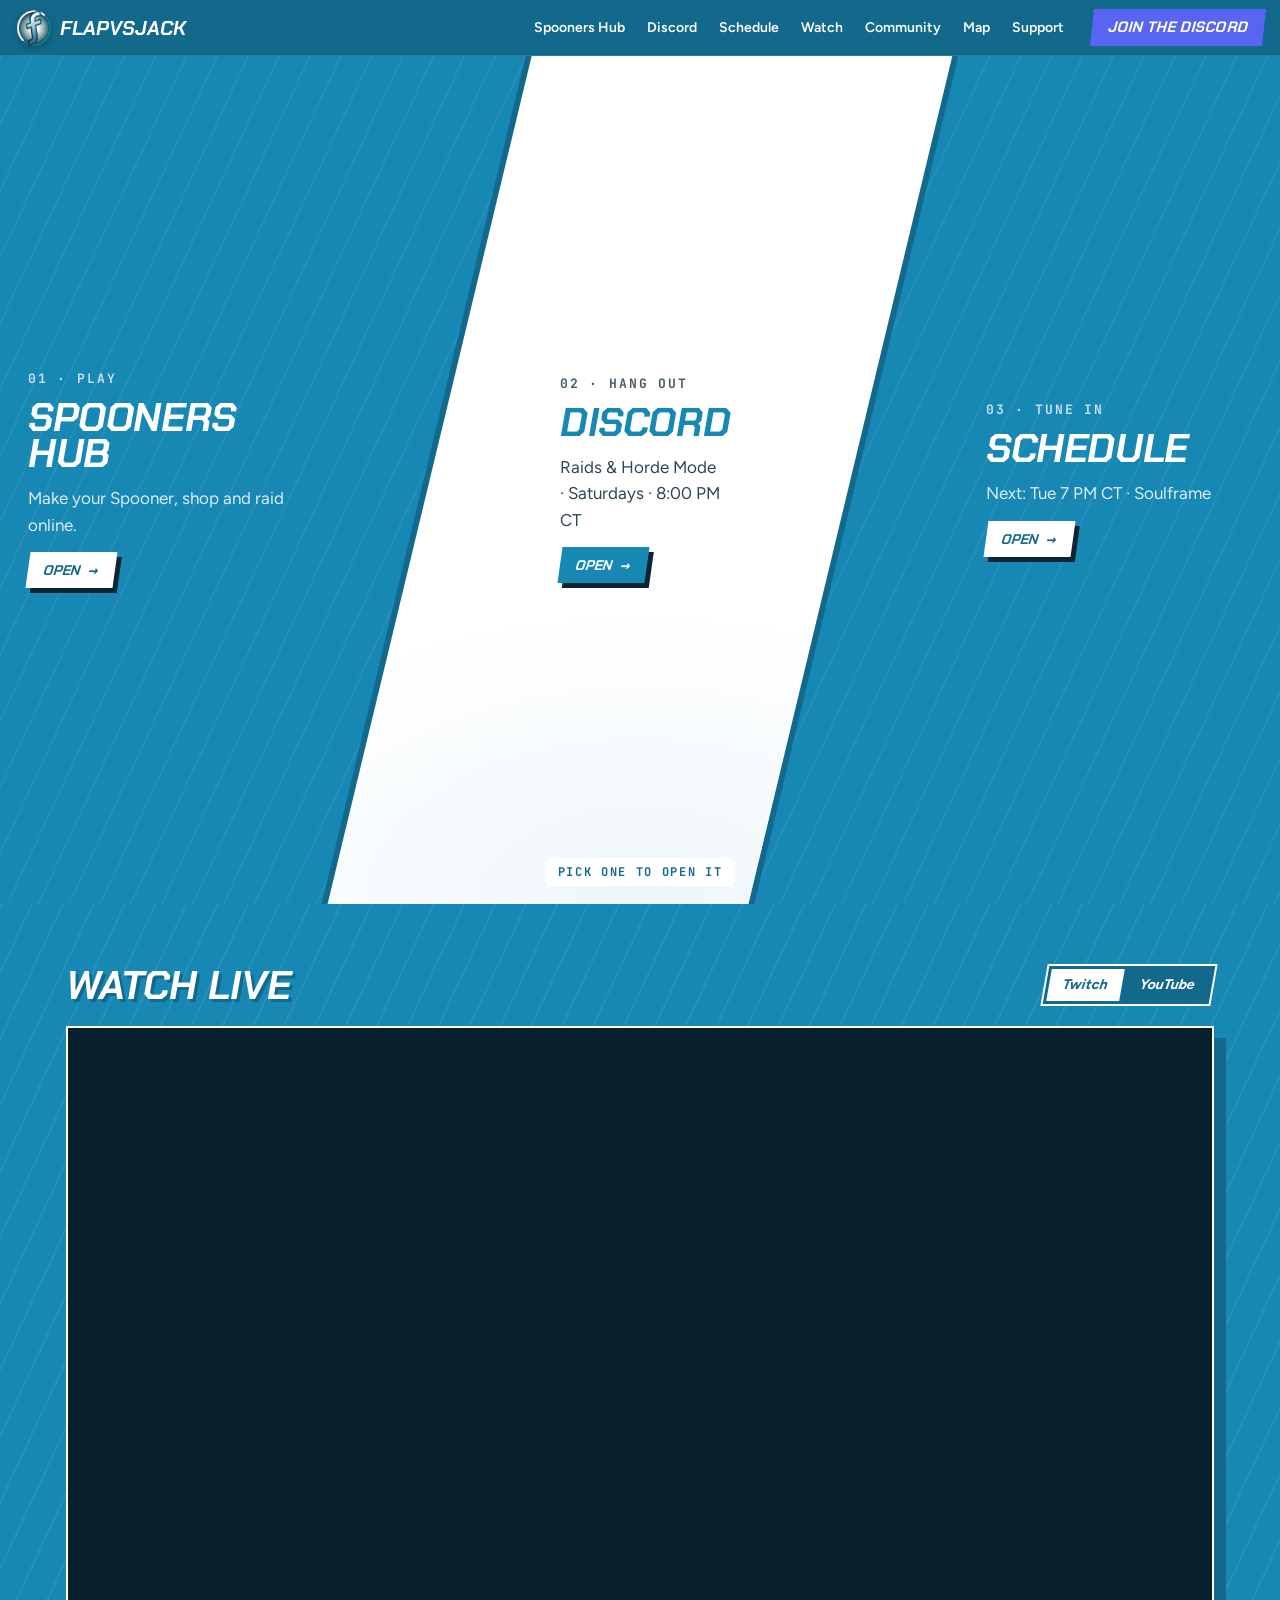
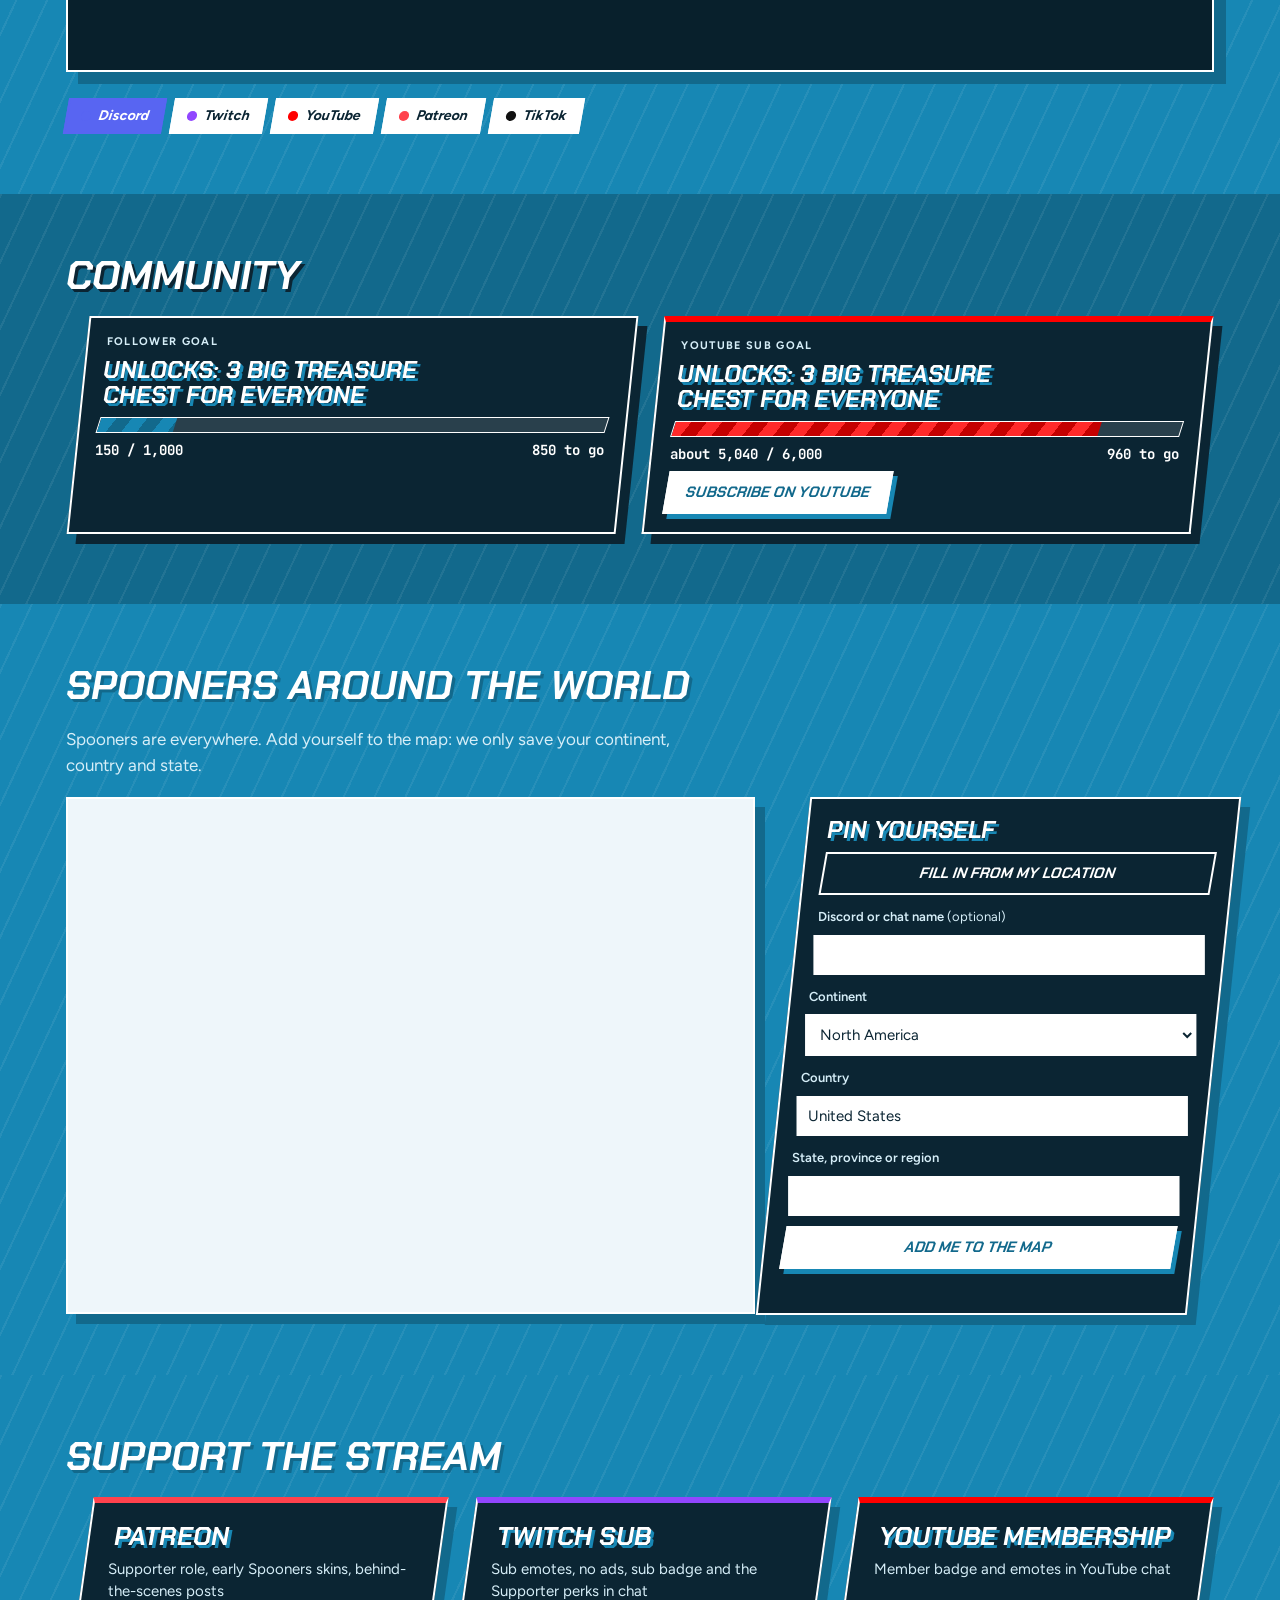
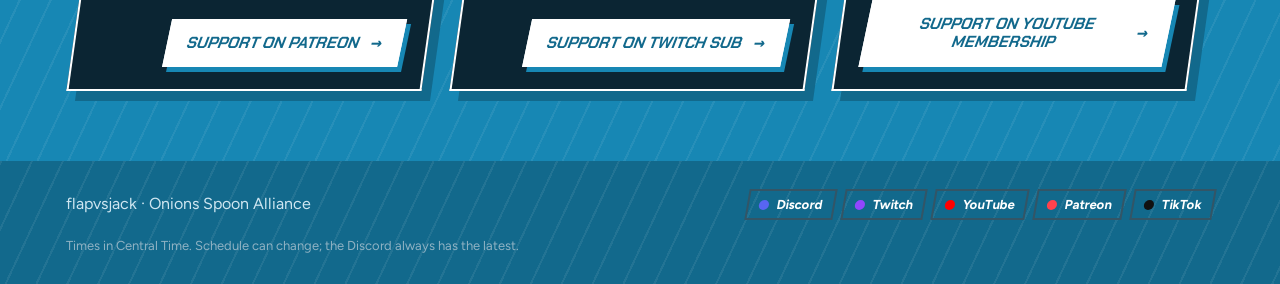
<file: index.html>
<!doctype html>
<html lang="en">
<head>
<meta charset="utf-8">
<meta name="viewport" content="width=device-width,initial-scale=1,viewport-fit=cover">
<title>flapvsjack · OnionS Spoon Alliance</title>
<meta name="description" content="The Spooners hub, Discord raids and the stream schedule of flapvsjack. Live on Twitch and YouTube.">
<meta property="og:title" content="flapvsjack · OnionS Spoon Alliance">
<meta property="og:description" content="Spooners hub, Discord raids and the stream schedule.">
<meta property="og:type" content="website">
<meta property="og:url" content="https://flapvsjack.github.io/">
<meta property="og:image" content="https://flapvsjack.github.io/assets/raid-card-chad.jpg"><!-- link previews (Discord, X) need the full address -->
<meta name="twitter:card" content="summary_large_image">
<meta name="theme-color" content="#1787b4">
<link rel="icon" type="image/png" href="assets/favicon.png">
<link rel="apple-touch-icon" href="assets/logo.png">
<link rel="preconnect" href="https://fonts.googleapis.com">
<link rel="preconnect" href="https://fonts.gstatic.com" crossorigin>
<link rel="stylesheet" href="https://fonts.googleapis.com/css2?family=Chakra+Petch:ital,wght@0,600;0,700;1,700&family=Figtree:wght@400;500;600;700&family=JetBrains+Mono:wght@500;700&display=swap">
<link rel="stylesheet" href="style.css?v=5f539efe">
</head>
<body>
<a class="skip" href="#main">Skip to content</a>

<header class="topbar">
  <div class="topbar-in">
    <a class="brand" href="#top"><img class="brand-logo" src="assets/logo.png" alt="" width="36" height="36"><span id="brandName">flapvsjack</span></a>
    <nav class="mainnav" aria-label="Sections">
      <a href="#hub" data-open="hub">Spooners Hub</a>
      <a href="#discord" data-open="discord">Discord</a>
      <a href="#schedule" data-open="schedule">Schedule</a>
      <a href="#watch">Watch</a>
      <a href="#community">Community</a>
      <a href="#map">Map</a>
      <a href="#support">Support</a>
    </nav>
    <a class="btn btn-discord" id="topDiscord" href="#" target="_blank" rel="noopener">Join the Discord</a>
  </div>
</header>

<div class="livebar" id="liveBanner" hidden role="status"></div>

<main id="main">
  <!-- THE THREE MAIN ATTRACTIONS: slanted panels; the one you pick opens, the lines slide -->
  <section class="stage3" id="top" aria-label="Spooners Hub, Discord and Schedule">

    <article class="p3 p3-hub" id="hub" data-key="hub">
      <button class="p3-head" type="button" aria-expanded="false" aria-controls="hub-body">
        <span class="p3-kick">01 · Play</span><span class="p3-title">Spooners <br>Hub</span>
        <span class="p3-teaser" id="hubTeaser">Make your Spooner, shop and raid online.</span>
        <span class="p3-cta">Open</span>
      </button>
      <div class="p3-body" id="hub-body">
        <div class="p3-scroll">
          <div class="hubtop">
            <span class="pill" id="spStatus">In development</span>
            <p class="hubsub" id="spBlurb"></p>
            <a class="hubbtn" href="hub.html"><span>Open the Spooners Hub</span><b aria-hidden="true">→</b></a>
          </div>
          <!-- a mini Spooners Hub: same menu, Spooner and info card as hub.html -->
          <div class="hgame">
            <nav class="hmenu" id="hMenu" aria-label="Spooners Hub menu"></nav>
            <div class="hstage">
              <div class="hglow" aria-hidden="true"></div><div class="hring" aria-hidden="true"></div>
              <div class="stage" id="spStage"></div>
              <div class="hplate"><div class="n" id="hPlateName">GUEST</div><div class="r">SIGN IN AT THE HUB</div></div>
              <div class="creator-ctl hctl" aria-label="Try a look">
                <div class="ctl"><span class="label">Colour</span><div class="swatches" id="spColors"></div></div>
                <div class="ctl"><span class="label">Hat</span><div class="chips" id="spHats"></div></div>
                <div class="ctl"><span class="label">Name</span><input id="spName" maxlength="16" placeholder="Your name" autocomplete="off"></div>
              </div>
            </div>
            <section class="hdetail" aria-live="polite"><div class="hcard" id="hDetail"></div></section>
          </div>
          <ul class="features" id="spFeatures" hidden></ul>
          <div class="shop">
            <div class="shop-h"><h3>Spoon shop</h3><span class="pill pill-soft">Open now</span></div>
            <a class="shopcard" href="hub.html#shop">
              <span class="sc-coin" aria-hidden="true">🪙</span>
              <span class="sc-txt"><b>Spend your raid coins</b><span>Beat a raid boss and everyone gets 3 big chests of coins. Buy colours, add-ons and companions in the Hub, then level them up to raise your Aura.</span></span>
              <span class="sc-go">Shop in the Hub →</span>
            </a>
            <div class="shopgrid" id="shopGrid" hidden></div>
          </div>
        </div>
      </div>
    </article>

    <article class="p3 p3-discord" id="discord" data-key="discord">
      <button class="p3-head" type="button" aria-expanded="false" aria-controls="discord-body">
        <span class="p3-kick">02 · Hang out</span><span class="p3-title">Discord</span>
        <span class="p3-teaser" id="dcTeaser">Raids, Horde Mode and the OnionS Spoon Alliance.</span>
        <span class="p3-cta">Open</span>
      </button>
      <div class="p3-body" id="discord-body">
        <div class="p3-scroll">
          <div class="dc-top">
            <div>
              <p class="kicker light" id="dcServer">OnionS Spoon Alliance</p>
              <h2>Discord</h2>
              <p class="lead light" id="dcLead">Chat between streams, get pinged when we go live, and play the raid with your Spooner.</p>
              <div class="row">
                <a class="btn btn-white" id="dcJoin" href="#" target="_blank" rel="noopener">Join the Discord</a>
                <a class="btn btn-outline-w" href="#map" id="dcMapLink">Pin yourself on the map</a>
              </div>
            </div>
            <div class="dc-live" id="dcLive" hidden></div>
          </div>
          <div class="raid-h"><h3>Raids &amp; Horde Mode</h3><span class="raidwhen" id="raidWhen"></span></div>
          <div class="raidgrid" id="raidModes"></div>
          <p class="raidhow" id="raidHow"></p>
        </div>
      </div>
    </article>

    <article class="p3 p3-sched" id="schedule" data-key="schedule">
      <button class="p3-head" type="button" aria-expanded="false" aria-controls="schedule-body">
        <span class="p3-kick">03 · Tune in</span><span class="p3-title">Schedule</span>
        <span class="p3-teaser" id="schedTeaser">Next stream</span>
        <span class="p3-cta">Open</span>
      </button>
      <div class="p3-body" id="schedule-body">
        <div class="p3-scroll">
          <div class="sched-top">
            <div class="nextcard" id="nextCard"></div>
            <div class="sched-side">
              <h2>Schedule</h2>
              <div class="tabs" role="tablist" aria-label="Schedule views">
                <button role="tab" id="stab-week" aria-selected="true" data-view="week">This week</button>
                <button role="tab" id="stab-games" aria-selected="false" data-view="games">Game lineup</button>
                <button role="tab" id="stab-patreon" aria-selected="false" data-view="patreon">Patreon</button>
              </div>
              <button class="btn btn-a" id="icsBtn" type="button">Add to my calendar</button>
              <p class="small" id="tzNote"></p>
            </div>
          </div>
          <p class="weeknote" id="weekNote" hidden></p>
          <div id="view-week">
            <div class="viewtoggle" role="group" aria-label="Show the week as">
              <button type="button" data-mode="cascade" aria-pressed="true">Windows</button>
              <button type="button" data-mode="grid" aria-pressed="false">Week grid</button>
            </div>
            <div class="cascade" id="cascade"></div>
            <p class="offdays" id="offDays"></p>
            <div class="week" id="week" hidden></div>
            <div class="legend"><span><b class="lg ok"></b>Confirmed</span><span><b class="lg maybe"></b>Maybe</span><span><b class="lg off"></b>Cancelled</span></div>
          </div>
          <div id="view-games" hidden><div class="shelves" id="shelves"></div></div>
          <div id="view-patreon" hidden><div id="patreonView"></div></div>
        </div>
      </div>
    </article>

    <div class="p3-hint" id="p3Hint" aria-hidden="true">Pick one to open it</div>
  </section>

  <!-- BELOW THE FOLD -->
  <section class="band band-a" id="news" hidden>
    <div class="in">
      <div class="sec-h"><h2>News</h2><span class="small">New streams post themselves from the Discord.</span></div>
      <div class="newsgrid" id="newsGrid"></div>
    </div>
  </section>

  <section class="band" id="watch">
    <div class="in">
      <div class="sec-h"><h2>Watch live</h2>
        <div class="tabs" role="tablist" aria-label="Platform">
          <button role="tab" id="tab-tw" aria-selected="true" data-player="twitch">Twitch</button>
          <button role="tab" id="tab-yt" aria-selected="false" data-player="youtube">YouTube</button>
        </div>
      </div>
      <div class="player" id="player"></div>
      <div class="linkrow" id="heroLinks"></div>
    </div>
  </section>

  <section class="band band-b" id="community">
    <div class="in">
      <div class="sec-h"><h2>Community</h2></div>
      <div class="commgrid">
        <div class="card" id="goalCard"></div>
        <div class="card yt-goal" id="ytGoalCard" hidden></div>
        <div class="card" id="shoutCard"></div>
      </div>
      <div id="clipsWrap">
        <h3 class="h3">Clips &amp; VODs</h3>
        <div class="clips" id="clips"></div>
      </div>
      <div id="galleryWrap" hidden>
        <h3 class="h3">Videos &amp; pictures</h3>
        <div class="gallery" id="gallery"></div>
      </div>
    </div>
  </section>

  <section class="band" id="map">
    <div class="in">
      <div class="sec-h"><h2>Spooners around the world</h2></div>
      <p class="lead" id="mapBlurb"></p>
      <div class="mapgrid">
        <div class="mapframe" id="mapFrame"></div>
        <form class="card pinform" id="pinForm" novalidate>
          <h3>Pin yourself</h3>
          <button class="btn btn-ghost" type="button" id="pinLocate">Fill in from my location</button>
          <label for="pinName">Discord or chat name <span class="opt">(optional)</span></label>
          <input id="pinName" maxlength="40" autocomplete="nickname">
          <label for="pinContinent">Continent</label>
          <select id="pinContinent" required></select>
          <label for="pinCountry">Country</label>
          <input id="pinCountry" list="countryList" required autocomplete="country-name">
          <datalist id="countryList"></datalist>
          <label for="pinState">State, province or region</label>
          <input id="pinState" autocomplete="address-level1">
          <button class="btn btn-a" type="submit" id="pinSubmit">Add me to the map</button>
          <p class="formmsg" id="pinMsg" role="status"></p>
        </form>
      </div>
      <div class="tally" id="tally" hidden></div>
    </div>
  </section>

  <section class="band band-a" id="support">
    <div class="in">
      <div class="sec-h"><h2>Support the stream</h2></div>
      <div class="supportgrid" id="supportGrid"></div>
    </div>
  </section>
</main>

<footer class="foot">
  <div class="in foot-in">
    <span id="footName">flapvsjack</span>
    <div class="linkrow small-links" id="footLinks"></div>
    <span class="small">Times in Central Time. Schedule can change; the Discord always has the latest.</span>
  </div>
</footer>

<script src="app.js?v=8ed3e4ee"></script>
</body>
</html>
</file>
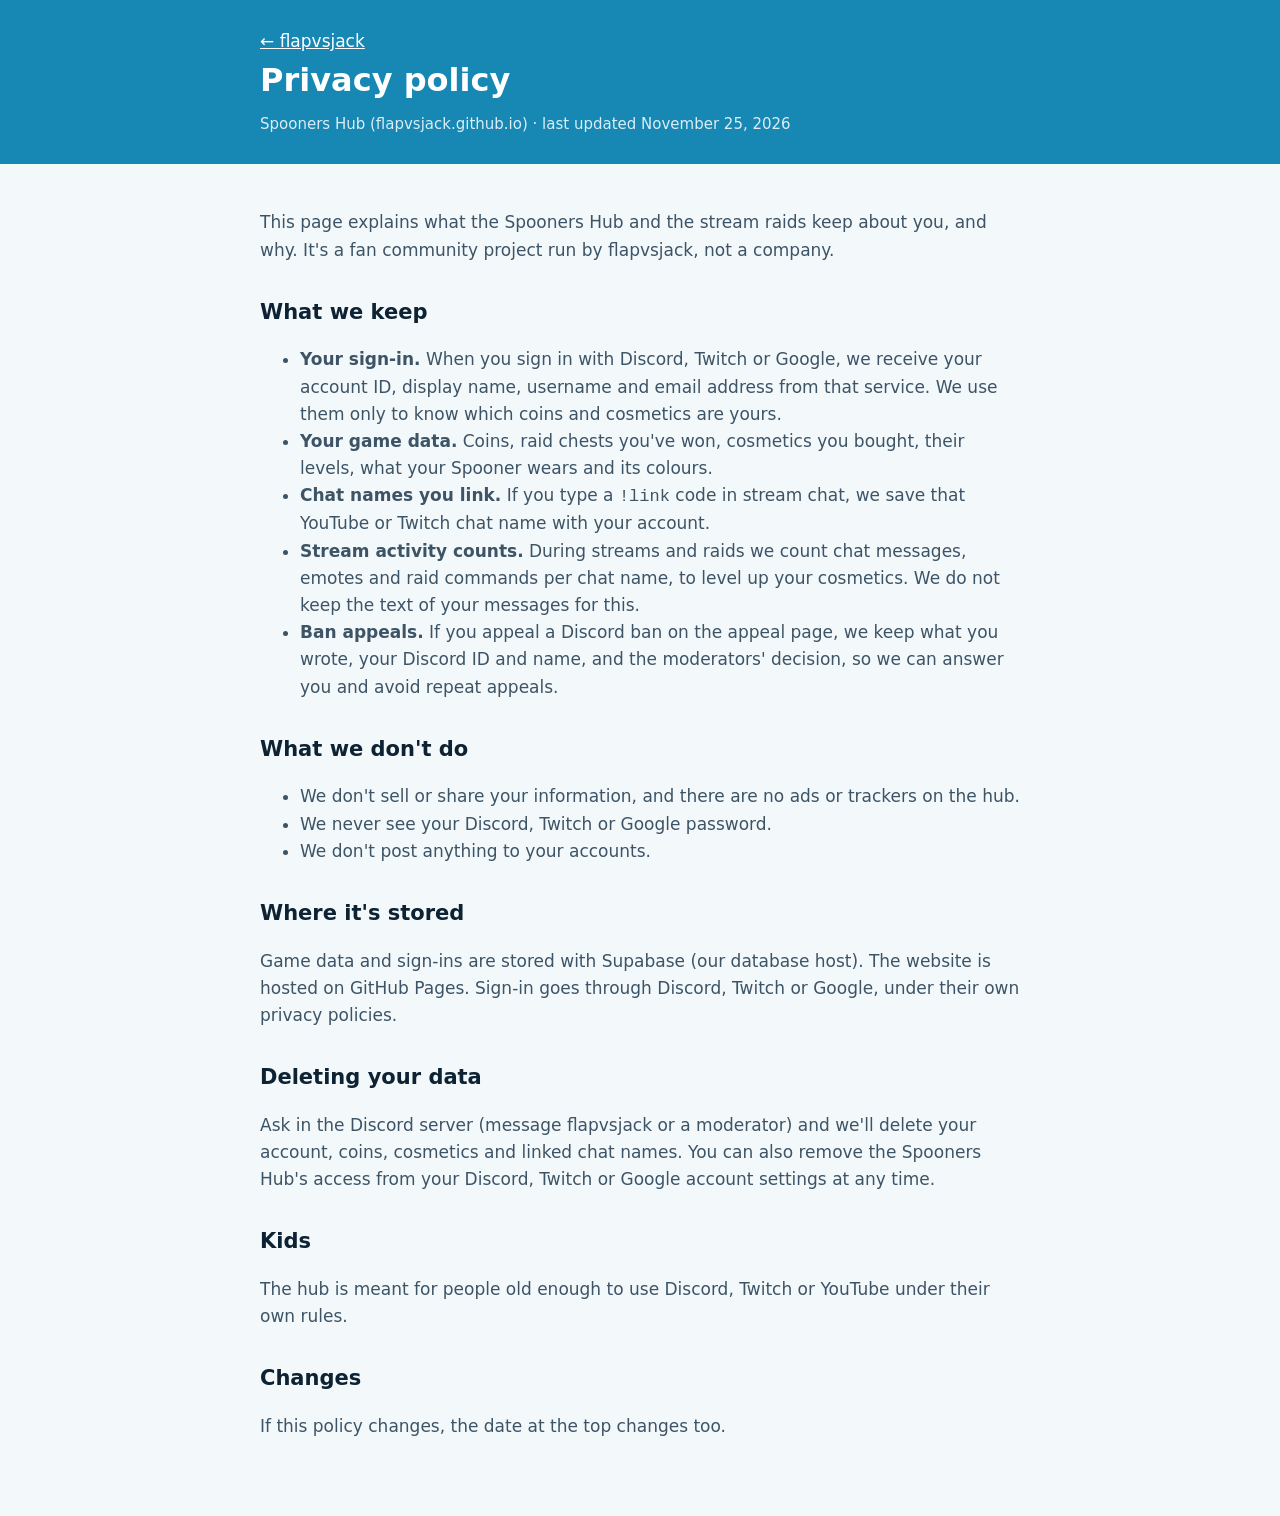
<file: privacy.html>
<!doctype html>
<html lang="en">
<head>
<meta charset="utf-8">
<meta name="viewport" content="width=device-width,initial-scale=1">
<title>Privacy · Spooners Hub</title>
<link rel="icon" type="image/png" href="assets/favicon.png">
<style>
  :root { --a:#1787b4; --ink:#0d2233; --muted:#3d5466; --bg:#f3f8fb; }
  body { margin:0; font:17px/1.6 system-ui, -apple-system, "Segoe UI", sans-serif; color:var(--ink); background:var(--bg); }
  header { background:var(--a); color:#fff; padding:28px 20px; }
  header a { color:#fff; }
  main { max-width:760px; margin:0 auto; padding:28px 20px 60px; }
  h1 { margin:0; font-size:32px; } h2 { font-size:21px; margin:32px 0 6px; }
  p, li { color:var(--muted); } a { color:#0f6a8f; }
  .upd { opacity:.85; margin-top:6px; font-size:15px; }
</style>
</head>
<body>
<header><div style="max-width:760px;margin:0 auto">
  <a href="./">← flapvsjack</a>
  <h1>Privacy policy</h1>
  <div class="upd">Spooners Hub (flapvsjack.github.io) · last updated November 25, 2026</div>
</div></header>
<main>
  <p>This page explains what the Spooners Hub and the stream raids keep about you, and why. It's a fan community project run by flapvsjack, not a company.</p>

  <h2>What we keep</h2>
  <ul>
    <li><b>Your sign-in.</b> When you sign in with Discord, Twitch or Google, we receive your account ID, display name, username and email address from that service. We use them only to know which coins and cosmetics are yours.</li>
    <li><b>Your game data.</b> Coins, raid chests you've won, cosmetics you bought, their levels, what your Spooner wears and its colours.</li>
    <li><b>Chat names you link.</b> If you type a <code>!link</code> code in stream chat, we save that YouTube or Twitch chat name with your account.</li>
    <li><b>Stream activity counts.</b> During streams and raids we count chat messages, emotes and raid commands per chat name, to level up your cosmetics. We do not keep the text of your messages for this.</li>
    <li><b>Ban appeals.</b> If you appeal a Discord ban on the appeal page, we keep what you wrote, your Discord ID and name, and the moderators' decision, so we can answer you and avoid repeat appeals.</li>
  </ul>

  <h2>What we don't do</h2>
  <ul>
    <li>We don't sell or share your information, and there are no ads or trackers on the hub.</li>
    <li>We never see your Discord, Twitch or Google password.</li>
    <li>We don't post anything to your accounts.</li>
  </ul>

  <h2>Where it's stored</h2>
  <p>Game data and sign-ins are stored with Supabase (our database host). The website is hosted on GitHub Pages. Sign-in goes through Discord, Twitch or Google, under their own privacy policies.</p>

  <h2>Deleting your data</h2>
  <p>Ask in the Discord server (message flapvsjack or a moderator) and we'll delete your account, coins, cosmetics and linked chat names. You can also remove the Spooners Hub's access from your Discord, Twitch or Google account settings at any time.</p>

  <h2>Kids</h2>
  <p>The hub is meant for people old enough to use Discord, Twitch or YouTube under their own rules.</p>

  <h2>Changes</h2>
  <p>If this policy changes, the date at the top changes too.</p>
</main>
</body>
</html>
</file>
<file: style.css>
/* flapvsjack · two-tone site.
   Layout: the top of the page is three slanted panels (Spooners Hub | Discord | Schedule) in
   white / blue / white. Clicking one slides the slanted lines so it opens and the other two
   become thin strips. Below that, full-width bands for watch, community, map and support. */
:root{
  --a:#1787b4;            /* tone A: the blue plate (Cutroom > Webpage can change it) */
  --a-deep:#0f6a8f;
  --b:#ffffff;            /* tone B: the white plate */
  --ink:#0b2533;
  --muted:#4f6b7a;
  --pale:#eef6fa;
  --line:#cfe1ea;
  --navy:#08202c; --navy-2:#0e2f40;
  --neon-p:#ff4fa3; --neon-c:#3ee6ff;   /* lobby neon, used sparingly */
  --ok:#1f9d5c; --maybe:#d9930d; --off:#8aa0ab;
  --discord:#5865f2;
  --display:"Chakra Petch",ui-sans-serif,system-ui,sans-serif;
  --body:"Figtree",ui-sans-serif,system-ui,"Segoe UI",sans-serif;
  --mono:"JetBrains Mono",ui-monospace,Consolas,monospace;
  --r:10px;
  color-scheme:light;
}
*{box-sizing:border-box}
html{scroll-behavior:smooth;scroll-padding-top:64px}
@media (prefers-reduced-motion:reduce){html{scroll-behavior:auto}*{animation:none!important;transition:none!important}}
body{margin:0;background:var(--b);color:var(--ink);font:16px/1.55 var(--body)}
img{max-width:100%;display:block}
a{color:var(--a-deep)}
[hidden]{display:none!important}
h1,h2,h3{font-family:var(--display);margin:0;line-height:1.05;text-wrap:balance}
h2{font-size:clamp(26px,3.6vw,40px);font-weight:700;font-style:italic;text-transform:uppercase}
h3,.h3{font-size:20px;font-weight:700;font-family:var(--display)}
.h3{margin:28px 0 12px}
code{font-family:var(--mono);font-size:.9em;background:var(--pale);padding:1px 5px;border-radius:4px}
.small{font-size:13px;color:var(--muted);margin:0}
.label{font:700 11px/1 var(--body);text-transform:uppercase;letter-spacing:.12em;color:var(--muted)}
.kicker{font:700 13px/1 var(--display);text-transform:uppercase;letter-spacing:.16em;color:var(--a);margin:0 0 10px}
.kicker.light{color:#bfe9fb}
.lead{font-size:17px;max-width:60ch;color:var(--muted);margin:10px 0 18px}
.lead.light{color:#e2f4fb}
.row{display:flex;gap:10px;flex-wrap:wrap;align-items:center}
.skip{position:absolute;left:-999px;top:8px;background:var(--ink);color:#fff;padding:8px 12px;z-index:100}
.skip:focus{left:8px}
:focus-visible{outline:3px solid var(--neon-p);outline-offset:2px}
.in{max-width:1180px;margin:0 auto;padding-left:max(16px,env(safe-area-inset-left,0px));padding-right:max(16px,env(safe-area-inset-right,0px))}

.btn{display:inline-flex;align-items:center;justify-content:center;gap:8px;font:700 15px/1 var(--body);padding:12px 18px;border-radius:8px;border:2px solid transparent;
  text-decoration:none;cursor:pointer;white-space:nowrap;transition:transform .12s ease,box-shadow .12s ease}
.btn:hover{transform:translateY(-1px);box-shadow:0 4px 0 rgba(11,37,51,.18)}
.btn-a{background:var(--a);color:#fff}
.btn-discord{background:var(--discord);color:#fff}
.btn-ghost{background:transparent;border-color:var(--line);color:var(--ink)}
.btn-white{background:#fff;color:var(--a-deep)}
.btn-outline-w{background:transparent;border-color:rgba(255,255,255,.7);color:#fff}
.btn-patreon{background:#ff424d;color:#fff}
.btn[disabled]{opacity:.55;cursor:default;transform:none;box-shadow:none}
.pill{display:inline-block;background:var(--neon-p);color:#fff;padding:6px 10px;border-radius:999px;letter-spacing:.1em;font:700 11px/1 var(--body);text-transform:uppercase}
.pill-soft{background:var(--pale);color:var(--a-deep)}

/* top bar */
.topbar{position:sticky;top:env(safe-area-inset-top,0px);z-index:40;background:rgba(255,255,255,.96);backdrop-filter:blur(8px);border-bottom:1px solid var(--line)}
body::before{content:"";position:fixed;inset:0 0 auto;height:env(safe-area-inset-top,0px);z-index:41;background:#fff}
.topbar-in{display:flex;align-items:center;gap:18px;padding-block:9px;padding-left:max(16px,env(safe-area-inset-left,0px));padding-right:max(16px,env(safe-area-inset-right,0px))}
.brand{display:flex;align-items:center;gap:8px;font:700 italic 20px/1 var(--display);color:var(--ink);text-decoration:none;text-transform:uppercase}
.brand-mark{display:inline-grid;place-items:center;width:30px;height:30px;border-radius:7px;background:var(--a);font-size:16px;font-style:normal;transform:skewX(-8deg)}
.mainnav{display:flex;gap:2px;margin-left:auto;overflow-x:auto;scrollbar-width:none}
.mainnav::-webkit-scrollbar{display:none}
.mainnav a{font:600 14px/1 var(--body);color:var(--ink);text-decoration:none;padding:9px 10px;border-radius:6px;white-space:nowrap}
.mainnav a:hover,.mainnav a.on{background:var(--pale)}
.topbar .btn{padding:9px 14px;font-size:14px}
@media (max-width:1000px){.mainnav{display:none}.topbar .btn{margin-left:auto}}

/* ===== the three panels ===== */
.stage3{position:relative;height:clamp(620px,calc(100vh - 52px),920px);overflow:hidden;background:var(--ink)}
.p3{position:absolute;inset:0;clip-path:var(--clip,none);will-change:clip-path}
.p3-hub,.p3-sched{background:var(--b);color:var(--ink)}
.p3-discord{background:var(--a);color:#fff}
.p3-discord::before{content:"";position:absolute;inset:0;background:repeating-linear-gradient(115deg,rgba(255,255,255,.07) 0 2px,transparent 2px 28px);pointer-events:none}
.p3-hub::before{content:"";position:absolute;inset:0;background:radial-gradient(600px 400px at 10% 100%,var(--pale),transparent 70%);pointer-events:none}
.p3-sched::before{content:"";position:absolute;inset:0;background:radial-gradient(600px 400px at 100% 0,var(--pale),transparent 70%);pointer-events:none}
/* the region of a panel between its two slanted lines (JS sets --x / --w) */
.p3-head,.p3-body{position:absolute;top:0;bottom:0;left:var(--x,0);width:var(--w,33%)}
.stage3.has-open .p3:not(.open) .p3-head{left:var(--hx,0);width:var(--hw,33%)}
.p3-head{container-type:inline-size}
.p3-head{display:flex;flex-direction:column;justify-content:center;align-items:flex-start;gap:14px;padding:32px 28px;
  background:none;border:0;color:inherit;font:inherit;text-align:left;cursor:pointer}
.p3-kick{font:700 13px/1 var(--mono);letter-spacing:.14em;text-transform:uppercase;opacity:.75}
.p3-title{font:700 italic clamp(40px,15cqi,92px)/.9 var(--display);text-transform:uppercase;letter-spacing:-.01em}
.p3-hub .p3-title{color:var(--ink)}
.p3-sched .p3-title{color:var(--ink)}
.p3-teaser{font-size:17px;max-width:24ch;opacity:.85}
.p3-cta{font:700 14px/1 var(--body);padding:11px 16px;border-radius:8px;background:var(--a);color:#fff;display:inline-flex;gap:8px;align-items:center}
.p3-cta::after{content:"→";transition:transform .2s}
.p3-head:hover .p3-cta::after{transform:translateX(4px)}
.p3-discord .p3-cta{background:#fff;color:var(--a-deep)}
.p3-body{opacity:0;visibility:hidden;transition:opacity .25s ease}
.p3-scroll{position:absolute;inset:0;overflow-y:auto;padding:32px 8px 40px;container-type:inline-size;scrollbar-width:thin}
/* states */
.stage3.has-open .p3:not(.open) .p3-head{align-items:center;justify-content:center;padding:16px 6px}
.stage3.has-open .p3:not(.open) .p3-title{writing-mode:vertical-rl;transform:rotate(180deg);font-size:30px;line-height:1}
.stage3.has-open .p3:not(.open) .p3-title br{display:none}
.stage3.has-open .p3:not(.open) .p3-kick,.stage3.has-open .p3:not(.open) .p3-teaser,.stage3.has-open .p3:not(.open) .p3-cta{display:none}
.p3.open .p3-head{visibility:hidden}
.p3.open .p3-body{opacity:1;visibility:visible;transition-delay:.18s}
.p3-hint{position:absolute;left:50%;bottom:18px;transform:translateX(-50%);font:700 12px/1 var(--mono);letter-spacing:.14em;text-transform:uppercase;
  background:var(--ink);color:#fff;padding:8px 12px;border-radius:6px;pointer-events:none;transition:opacity .2s}
.stage3.has-open .p3-hint{opacity:0}
.p3-close{position:sticky;top:0;float:right;z-index:3;font:700 13px/1 var(--body);padding:8px 12px;border-radius:7px;border:1px solid currentColor;background:transparent;color:inherit;cursor:pointer;opacity:.8}
.p3-close:hover{opacity:1}

/* phones / narrow: stacked bands with slanted tops, tap a band to open it */
@media (max-width:859px){
  .stage3{height:auto;background:var(--b)}
  .p3{position:relative;clip-path:polygon(0 18px,100% 0,100% 100%,0 100%);margin-top:-18px}
  .p3:first-child{clip-path:none;margin-top:0}
  .p3-head,.p3-body{position:relative;left:auto;width:auto;top:auto;bottom:auto}
  .p3-head{padding:34px max(16px,env(safe-area-inset-right,0px)) 30px max(16px,env(safe-area-inset-left,0px));width:100%}
  .p3-title{font-size:48px}
  .p3-title br{display:none}
  .stage3.has-open .p3:not(.open) .p3-head{align-items:flex-start;padding:30px max(16px,env(safe-area-inset-right,0px)) 26px max(16px,env(safe-area-inset-left,0px))}
  .stage3.has-open .p3:not(.open) .p3-title{writing-mode:horizontal-tb;transform:none;font-size:34px}
  .stage3.has-open .p3:not(.open) .p3-kick{display:block}
  .p3-body{display:none}
  .p3.open .p3-head{visibility:visible;padding-bottom:8px}
  .p3.open .p3-head .p3-cta,.p3.open .p3-head .p3-teaser{display:none}
  .p3.open .p3-body{display:block;opacity:1;visibility:visible}
  .p3-scroll{position:relative;inset:auto;overflow:visible;padding:0 max(16px,env(safe-area-inset-right,0px)) 44px max(16px,env(safe-area-inset-left,0px))}
  .p3-hint{display:none}
  .p3-close{display:none}
}

/* ----- hub panel content ----- */
.hubgrid{display:grid;grid-template-columns:minmax(0,1fr) minmax(0,1fr);gap:28px;align-items:start}
@container (max-width:720px){.hubgrid{grid-template-columns:1fr}}
.features{list-style:none;padding:0;margin:0;display:grid;gap:12px}
.features li{display:grid;grid-template-columns:34px 1fr;gap:12px;align-items:start}
.features .fi{width:34px;height:34px;border-radius:8px;background:var(--a);color:#fff;display:grid;place-items:center;font:700 14px/1 var(--mono);transform:skewX(-8deg)}
.features b{display:block}
.features span{color:var(--muted);font-size:15px}
.creator{background:var(--ink);border-radius:16px;padding:18px;color:#fff;display:flex;flex-direction:column;gap:12px;box-shadow:10px 10px 0 var(--a)}
.creator .label{color:#9cc0d1}
.stage{height:210px;border-radius:10px;background:linear-gradient(180deg,#123447 0,#0a2230 72%,#1787b4 72.4%,#0f6a8f 100%);display:grid;place-items:end center;padding-bottom:18px;overflow:hidden}
.stage svg{width:140px;height:160px;animation:bob 2.4s ease-in-out infinite}
@keyframes bob{50%{transform:translateY(-6px)}}
.creator-ctl{display:grid;gap:10px}
.ctl{display:flex;align-items:center;gap:10px;flex-wrap:wrap}
.ctl .label{width:56px}
.swatches,.chips{display:flex;gap:6px;flex-wrap:wrap}
.swatches button{width:28px;height:28px;border-radius:50%;border:3px solid transparent;cursor:pointer}
.swatches button[aria-pressed="true"]{border-color:#fff}
.chips button{font:600 13px/1 var(--body);padding:7px 10px;border-radius:6px;border:1px solid #2a5a72;background:transparent;color:#cfe6f1;cursor:pointer}
.chips button[aria-pressed="true"]{background:var(--a);border-color:var(--a);color:#fff}
.creator input{font:15px var(--body);padding:8px 10px;border-radius:6px;border:1px solid #2a5a72;background:#0e2f40;color:#fff;min-width:0;flex:1}
.creator .small{color:#9cc0d1}
.creator code{background:#0e2f40;color:#cfe6f1}
.shop{margin-top:30px}
.shop-h{display:flex;align-items:center;gap:12px;flex-wrap:wrap;margin-bottom:12px}
.shopgrid{display:grid;grid-template-columns:repeat(4,minmax(0,1fr));gap:10px}
@container (max-width:720px){.shopgrid{grid-template-columns:repeat(2,minmax(0,1fr))}}
.item{border:1px dashed var(--line);border-radius:10px;padding:12px;display:flex;flex-direction:column;gap:6px;background:#fff}
.item .ico{height:56px;border-radius:8px;background:var(--pale);display:grid;place-items:center;font-size:26px}
.item b{font-size:14px}
.item span{font:700 12px/1 var(--mono);color:var(--a-deep)}

/* ----- discord panel content ----- */
.dc-top{display:grid;grid-template-columns:minmax(0,1.2fr) minmax(0,1fr);gap:24px;align-items:start}
@container (max-width:720px){.dc-top{grid-template-columns:1fr}}
.p3-discord h2{color:#fff}
.dc-live{background:rgba(8,32,44,.35);border:1px solid rgba(255,255,255,.25);border-radius:12px;padding:14px 16px;display:flex;flex-direction:column;gap:10px}
.dc-live .online{display:flex;align-items:center;gap:10px;font-weight:700}
.dot{width:10px;height:10px;border-radius:50%;background:#3ad16f;box-shadow:0 0 0 4px rgba(58,209,111,.25)}
.avatars{display:flex;flex-wrap:wrap}
.avatars img{width:30px;height:30px;border-radius:50%;border:2px solid var(--a);margin-left:-8px;background:#0e2f40}
.avatars img:first-child{margin-left:0}
.raid-h{display:flex;justify-content:space-between;align-items:center;gap:12px;flex-wrap:wrap;margin:30px 0 12px}
.raid-h h3{font-size:26px;font-style:italic;text-transform:uppercase}
.raidwhen{font:700 14px/1.2 var(--mono);background:var(--navy);color:var(--neon-c);padding:9px 12px;border-radius:7px}
.raidgrid{display:grid;grid-template-columns:repeat(4,minmax(0,1fr));gap:12px}
@container (max-width:880px){.raidgrid{grid-template-columns:repeat(2,minmax(0,1fr))}}
@container (max-width:420px){.raidgrid{grid-template-columns:1fr}}
.raid{background:var(--navy);border-radius:12px;overflow:hidden;display:flex;flex-direction:column;border:2px solid transparent;min-width:0;transition:transform .15s ease,border-color .15s ease}
.raid:hover{transform:translateY(-3px);border-color:var(--neon-p)}
.raid img{aspect-ratio:2/1;object-fit:cover;width:100%}
.raid .rb{padding:10px 12px 14px;display:flex;flex-direction:column;gap:6px}
.raid h4{margin:0;font:700 italic 17px/1 var(--display);text-transform:uppercase;color:#fff;text-shadow:2px 2px 0 var(--neon-p)}
.raid p{margin:0;font-size:13.5px;color:#a9cad9}
.raidhow{margin:16px 0 0;background:rgba(8,32,44,.35);border-radius:10px;padding:12px 14px;color:#e2f4fb;max-width:80ch}

/* ----- schedule panel content ----- */
.sched-top{display:grid;grid-template-columns:minmax(0,1fr) minmax(0,1fr);gap:24px;align-items:stretch;margin-bottom:18px}
@container (max-width:720px){.sched-top{grid-template-columns:1fr}}
.sched-side{display:flex;flex-direction:column;gap:12px;align-items:flex-start;justify-content:center}
.nextcard{background:var(--ink);color:#fff;border-radius:14px;padding:20px;display:flex;flex-direction:column;gap:12px;min-width:0;box-shadow:10px 10px 0 var(--a)}
.onair{align-self:flex-start;font:700 12px/1 var(--mono);letter-spacing:.14em;padding:7px 10px;border-radius:5px;background:var(--a);color:#fff}
.onair.live{background:#e5302a;animation:pulse 1.6s ease-in-out infinite}
@keyframes pulse{50%{opacity:.7}}
.next-game{font:700 italic clamp(24px,3vw,34px)/1.05 var(--display);text-transform:uppercase;overflow-wrap:anywhere}
.next-meta{color:#9cc0d1;font-size:14px}
.countdown{display:flex;gap:8px}
.countdown div{flex:1;background:var(--navy-2);border-radius:8px;padding:10px 4px;text-align:center}
.countdown b{display:block;font:700 26px/1 var(--mono);font-variant-numeric:tabular-nums;color:var(--neon-c)}
.countdown span{font:600 10px/1 var(--body);text-transform:uppercase;letter-spacing:.1em;color:#9cc0d1}
.tabs{display:flex;gap:4px;background:#fff;border:2px solid var(--ink);border-radius:9px;padding:3px;flex-wrap:wrap}
.tabs button{font:700 14px/1 var(--body);border:0;background:transparent;color:var(--ink);padding:9px 14px;border-radius:6px;cursor:pointer}
.tabs button[aria-selected="true"]{background:var(--a);color:#fff}
.weeknote{border-left:4px solid var(--a);background:var(--pale);padding:10px 14px;border-radius:0 8px 8px 0;margin:0 0 14px;font-weight:600}
.week{display:grid;grid-template-columns:repeat(7,minmax(0,1fr));gap:8px}
@container (max-width:900px){.week{grid-template-columns:repeat(4,minmax(0,1fr))}}
@container (max-width:560px){.week{grid-template-columns:repeat(2,minmax(0,1fr))}}
@container (max-width:360px){.week{grid-template-columns:1fr}}
.day{background:#fff;border:1px solid var(--line);border-radius:var(--r);padding:10px;display:flex;flex-direction:column;gap:8px;min-width:0}
.day.today{border:2px solid var(--a)}
.day-h{display:flex;justify-content:space-between;align-items:baseline;gap:6px}
.day-name{font:700 italic 17px/1 var(--display);text-transform:uppercase}
.day-date{font:500 11px/1 var(--mono);color:var(--muted)}
.today-tag{font:700 10px/1 var(--mono);letter-spacing:.1em;color:#fff;background:var(--a);padding:4px 6px;border-radius:4px}
.offday{color:var(--muted);font-size:14px}
.slot{border-radius:8px;background:var(--pale);padding:9px;display:flex;flex-direction:column;gap:6px;border-left:4px solid var(--ok);min-width:0}
.slot.tentative{border-left-color:var(--maybe)}
.slot.cancelled{border-left-color:var(--off);opacity:.6}
.slot.cancelled .slot-game{text-decoration:line-through}
.slot-time{font:700 12px/1 var(--mono);color:var(--muted);font-variant-numeric:tabular-nums}
.slot-game{font-weight:700;line-height:1.25;overflow-wrap:anywhere}
.slot-notes{font-size:13px;color:var(--muted);overflow-wrap:anywhere}
.tags{display:flex;flex-wrap:wrap;gap:4px}
.tag{font:700 10px/1 var(--body);text-transform:uppercase;letter-spacing:.08em;padding:4px 6px;border-radius:4px;background:#fff;color:var(--muted)}
.tag.tw{color:#7a4fd6}.tag.yt{color:#d4261c}.tag.dc{color:var(--discord)}.tag.st{color:var(--maybe)}
.legend{display:flex;gap:16px;flex-wrap:wrap;font-size:13px;color:var(--muted);margin-top:12px}
.legend span{display:inline-flex;align-items:center;gap:6px}
.lg{width:10px;height:10px;border-radius:2px;display:inline-block}.lg.ok{background:var(--ok)}.lg.maybe{background:var(--maybe)}.lg.off{background:var(--off)}
.shelves{display:grid;grid-template-columns:repeat(4,minmax(0,1fr));gap:12px}
@container (max-width:720px){.shelves{grid-template-columns:repeat(2,minmax(0,1fr))}}
.shelf{display:flex;flex-direction:column;gap:8px;min-width:0}
.shelf-h{display:flex;justify-content:space-between;border-bottom:3px solid var(--a);padding-bottom:6px;font:700 italic 16px/1 var(--display);text-transform:uppercase}
.game{background:#fff;border:1px solid var(--line);border-radius:8px;padding:10px 12px}
.game b{display:block;overflow-wrap:anywhere}
.game span{font-size:13px;color:var(--muted)}
.patreon{display:grid;grid-template-columns:minmax(0,1fr) minmax(0,1.3fr);gap:20px;align-items:start}
@container (max-width:720px){.patreon{grid-template-columns:1fr}}
.patreon-hero{background:var(--ink);color:#fff;border-radius:14px;padding:22px;display:flex;flex-direction:column;gap:14px;align-items:flex-start}
.patreon-hero p{margin:0;color:#c9dde7}
.tiers{display:grid;gap:10px}
.tier{background:#fff;border:1px solid var(--line);border-radius:10px;padding:14px 16px;display:flex;gap:14px;align-items:baseline;justify-content:space-between;flex-wrap:wrap}
.tier b{font:700 italic 18px/1 var(--display);text-transform:uppercase}
.tier .price{font:700 14px/1 var(--mono);color:var(--a-deep)}
.tier p{flex-basis:100%;margin:0;color:var(--muted);font-size:14px}

/* ===== bands below ===== */
.band{padding-block:60px}
.band-b{background:var(--pale)}
.band-a{background:var(--a);color:#fff}
.band-a h2{color:#fff}
.sec-h{display:flex;justify-content:space-between;align-items:flex-end;gap:16px;flex-wrap:wrap;margin-bottom:20px}
.player{position:relative;aspect-ratio:16/9;max-width:100%;background:var(--navy);border-radius:var(--r);overflow:hidden;box-shadow:12px 12px 0 var(--a);margin-bottom:26px}
.player iframe{position:absolute;inset:0;width:100%;height:100%;border:0}
.player .ph{position:absolute;inset:0;display:grid;place-items:center;text-align:center;color:#cfe6f1;padding:24px}
.player .ph p{max-width:46ch;margin:8px auto 16px}
.linkrow{display:flex;flex-wrap:wrap;gap:8px}
.lchip{display:inline-flex;align-items:center;gap:8px;padding:9px 13px;border-radius:999px;font:700 14px/1 var(--body);text-decoration:none;border:2px solid var(--ink);color:var(--ink);background:#fff}
.lchip i{width:10px;height:10px;border-radius:50%;flex:none}
.lchip.discord{background:var(--discord);border-color:var(--discord);color:#fff}
.lchip:hover{background:var(--pale)} .lchip.discord:hover{background:#4752c4}
.commgrid{display:grid;grid-template-columns:repeat(2,minmax(0,1fr));gap:14px}
@media (max-width:760px){.commgrid{grid-template-columns:1fr}}
.card{background:#fff;border:1px solid var(--line);border-radius:12px;padding:18px;display:flex;flex-direction:column;gap:10px;min-width:0}
.span2{grid-column:1/-1}
.bar{height:16px;border-radius:999px;background:var(--pale);overflow:hidden;border:1px solid var(--line)}
.bar i{display:block;height:100%;background:repeating-linear-gradient(115deg,var(--a) 0 14px,var(--a-deep) 14px 28px);border-radius:999px;transition:width .8s ease}
.goalnums{display:flex;justify-content:space-between;font:700 14px/1 var(--mono);font-variant-numeric:tabular-nums}
.bigname{font:700 italic 30px/1 var(--display);text-transform:uppercase;color:var(--a-deep);overflow-wrap:anywhere}
.extra{display:flex;gap:16px;flex-wrap:wrap;font-size:14px;color:var(--muted)}
.extra b{color:var(--ink)}
.vote{display:grid;gap:8px}
.vrow{display:grid;grid-template-columns:minmax(0,1fr) auto;gap:4px 12px;align-items:center}
.vrow .vb{grid-column:1/-1;height:10px;background:var(--pale);border-radius:999px;overflow:hidden}
.vrow .vb i{display:block;height:100%;background:var(--a)}
.vrow.top .vb i{background:var(--neon-p)}
.vrow b{overflow-wrap:anywhere}
.vrow span{font:700 13px/1 var(--mono);color:var(--muted)}
.clips{display:grid;grid-template-columns:repeat(3,minmax(0,1fr));gap:12px}
@media (max-width:760px){.clips{grid-template-columns:1fr}}
.clip{display:flex;flex-direction:column;background:#fff;border:1px solid var(--line);border-radius:10px;overflow:hidden;text-decoration:none;color:var(--ink)}
.clip .thumb{aspect-ratio:16/9;background:var(--navy);display:grid;place-items:center;color:#fff;font:700 italic 20px/1 var(--display);text-transform:uppercase;position:relative}
.clip .thumb.vertical{background:linear-gradient(90deg,var(--navy) 0 36%,var(--a) 36% 64%,var(--navy) 64%)}
.clip .cb{padding:10px 12px 12px;display:flex;flex-direction:column;gap:4px}
.clip b{overflow-wrap:anywhere}
.mapgrid{display:grid;grid-template-columns:minmax(0,1.6fr) minmax(0,1fr);gap:16px;align-items:start}
@media (max-width:860px){.mapgrid{grid-template-columns:1fr}}
.mapframe{position:relative;aspect-ratio:4/3;max-width:100%;border-radius:12px;overflow:hidden;border:2px solid var(--ink);background:var(--pale)}
.mapframe iframe{position:absolute;inset:0;width:100%;height:100%;border:0}
.pinform label{font:600 13px/1.2 var(--body);color:var(--muted);margin-top:4px}
.pinform .opt{font-weight:400}
.pinform input,.pinform select{font:15px var(--body);padding:10px;border:1px solid var(--line);border-radius:8px;background:#fff;color:var(--ink);width:100%;min-width:0}
.formmsg{margin:0;font-size:14px;min-height:1.2em}
.formmsg.ok{color:var(--ok)} .formmsg.bad{color:#c0392b}
.tally{margin-top:18px;display:flex;flex-wrap:wrap;gap:8px}
.tally span{background:var(--pale);border-radius:999px;padding:7px 12px;font-size:14px}
.tally b{font-family:var(--mono)}
.supportgrid{display:grid;grid-template-columns:repeat(auto-fit,minmax(240px,1fr));gap:14px}
.scard{background:#fff;color:var(--ink);border-radius:12px;padding:18px;display:flex;flex-direction:column;gap:10px;align-items:flex-start;box-shadow:6px 6px 0 var(--a-deep)}
.scard h3{font-style:italic;text-transform:uppercase}
.scard p{margin:0;color:var(--muted);flex:1}
.foot{background:var(--ink);color:#cfe6f1;padding-block:28px calc(28px + env(safe-area-inset-bottom,0px))}
.foot-in{display:flex;gap:16px;align-items:center;flex-wrap:wrap;justify-content:space-between}
.foot .small{color:#8fb2c3}
.small-links .lchip{background:transparent;color:#fff;border-color:#335566;padding:7px 10px;font-size:13px}

/* ===== blue leads, white accents =====
   Hub + Schedule panels are blue, Discord is the white plate between them.
   Bands below are blue / deep blue with white cards; Support is the one white band. */
body{background:var(--a)}
.topbar{background:var(--a-deep);border-bottom-color:rgba(255,255,255,.15)}
body::before{background:var(--a-deep)}
.brand,.mainnav a{color:#fff}
.brand-mark{background:#fff}
.mainnav a:hover,.mainnav a.on{background:rgba(255,255,255,.16)}
.stage3{background:var(--a-deep)}
.p3-hub,.p3-sched{background:var(--a);color:#fff}
.p3-hub::before,.p3-sched::before{background:repeating-linear-gradient(115deg,rgba(255,255,255,.06) 0 2px,transparent 2px 28px)}
.p3-discord{background:var(--b);color:var(--ink)}
.p3-discord::before{background:radial-gradient(700px 420px at 50% 100%,var(--pale),transparent 70%)}
.p3-hub .p3-title,.p3-sched .p3-title{color:#fff}
.p3-discord .p3-title{color:var(--a)}
.p3-hub .p3-cta,.p3-sched .p3-cta{background:#fff;color:var(--a-deep)}
.p3-discord .p3-cta{background:var(--a);color:#fff}
.p3-hint{background:#fff;color:var(--a-deep)}
/* text inside the blue panels */
.p3-hub h2,.p3-sched h2,.p3-hub h3,.p3-sched h3{color:#fff}
.p3-hub .lead,.p3-hub .features span,.p3-sched .small{color:#d6eef8}
.p3-hub .features .fi{background:#fff;color:var(--a-deep)}
.p3-hub .creator{box-shadow:10px 10px 0 var(--a-deep)}
.p3-hub .pill-soft{background:rgba(255,255,255,.18);color:#fff}
.p3-hub .item{border-style:solid;border-color:transparent}
.p3-sched .nextcard{box-shadow:10px 10px 0 var(--a-deep)}
.p3-sched .tabs{border-color:#fff;background:var(--a-deep)}
.p3-sched .tabs button{color:#fff}
.p3-sched .tabs button[aria-selected="true"]{background:#fff;color:var(--a-deep)}
.p3-sched .btn-a{background:#fff;color:var(--a-deep)}
.p3-sched .legend{color:#d6eef8}
.p3-sched .weeknote{background:#fff;border-left-color:var(--a-deep)}
.p3-sched .day.today{border-color:#fff;box-shadow:0 0 0 3px var(--a-deep)}
.p3-sched .shelf-h{border-bottom-color:#fff;color:#fff}
.p3-sched .shelf .small{color:#d6eef8}
.p3-close{color:inherit}
/* the white Discord panel */
.p3-discord h2{color:var(--ink)}
.p3-discord .kicker.light{color:var(--a)}
.p3-discord .lead.light{color:var(--muted)}
.p3-discord .btn-white{background:var(--discord);color:#fff}
.p3-discord .btn-outline-w{border-color:var(--a);color:var(--a-deep)}
.p3-discord .raid-h h3{color:var(--ink)}
.p3-discord .raidhow{background:var(--a);color:#fff}
.p3-discord .dc-live{background:var(--a);border-color:var(--a);color:#fff}
.p3-discord .dc-live .small{color:#e2f4fb}
/* bands below */
.band{background:var(--a);color:#fff}
.band h2,.band .h3{color:#fff}
.band .lead{color:#d6eef8}
.band-b{background:var(--a-deep)}
.band-a{background:var(--b);color:var(--ink)}
.band-a h2{color:var(--a)}
.band-a .scard{background:var(--a);color:#fff;box-shadow:6px 6px 0 var(--a-deep)}
.band-a .scard p{color:#e2f4fb}
.band-a .scard .btn-a{background:#fff;color:var(--a-deep)}
/* News: your posts + new Discord events */
.newsgrid{display:grid;grid-template-columns:repeat(3,minmax(0,1fr));gap:16px}
@media (max-width:900px){.newsgrid{grid-template-columns:1fr}}
.news{background:var(--a);color:#fff;border-radius:12px;padding:18px;display:flex;flex-direction:column;gap:8px;align-items:flex-start;box-shadow:6px 6px 0 var(--a-deep);min-width:0}
.news h3{margin:0;font-style:italic;text-transform:uppercase;overflow-wrap:anywhere}
.news-top{display:flex;justify-content:space-between;align-items:center;gap:8px;width:100%}
.news-date{font:700 12px/1 var(--body);letter-spacing:.08em;text-transform:uppercase;color:#d6eef8}
.news-when{margin:0;font-weight:700;color:#fff}
.news-text{margin:0;color:#e2f4fb;white-space:pre-line;flex:1;overflow-wrap:anywhere}
.news .btn-a{background:#fff;color:var(--a-deep)}
.news-update{background:var(--navy);box-shadow:6px 6px 0 var(--a)}
#news .sec-h .small{color:var(--muted)}
.band .tabs{border-color:#fff;background:var(--a-deep)}
.band .tabs button{color:#fff}
.band .tabs button[aria-selected="true"]{background:#fff;color:var(--a-deep)}
.player{box-shadow:12px 12px 0 var(--a-deep)}
.band-b .player{box-shadow:12px 12px 0 var(--a)}
.lchip{border-color:#fff}
.mapframe{border-color:#fff}
.pinform h3{color:var(--ink)}
.card h3{color:var(--ink)}
.foot{background:var(--a-deep)}
@media (max-width:859px){.stage3{background:var(--a)}}
/* white cards keep dark text wherever they sit */
.item,.day,.game,.card,.tier,.weeknote,.pinform,.clip{color:var(--ink)}
.card h3,.tier b,.game b,.item b{color:var(--ink)}

/* ===== logo ===== */
.brand-logo{width:36px;height:36px;border-radius:50%;flex:none;filter:drop-shadow(0 2px 3px rgba(0,0,0,.25))}

/* ===== panel motion ===== */
.stage3{transition:background-color .35s ease}
.stage3.moving{background:#fff}                       /* the seams flash white while the lines slide */
.p3-head .p3-title,.p3-head .p3-teaser,.p3-head .p3-kick{transition:transform .45s cubic-bezier(.2,.8,.2,1),opacity .3s ease}
.stage3:not(.has-open) .p3:hover .p3-title{transform:translateX(10px)}
.stage3:not(.has-open) .p3:hover .p3-teaser{transform:translateX(6px)}
.stage3:not(.has-open) .p3:hover .p3-cta{box-shadow:0 0 0 4px rgba(255,255,255,.35)}
.stage3.has-open .p3:not(.open) .p3-head{animation:stripIn .5s .25s both}
@keyframes stripIn{from{opacity:0;transform:translateX(18px)}}
.p3.open.enter .p3-scroll > :not(.p3-close){animation:p3in .65s cubic-bezier(.16,.84,.24,1) both;animation-delay:calc(200ms + var(--i,0) * 70ms)}
@keyframes p3in{from{opacity:0;transform:translateX(56px)}}
.p3.open .p3-close{animation:p3in .4s .5s both}

/* ===== schedule: cascading windows ===== */
.viewtoggle{display:inline-flex;gap:2px;background:var(--a-deep);border:2px solid #fff;border-radius:9px;padding:3px;margin:0 0 14px}
.viewtoggle button{font:700 13px/1 var(--body);border:0;background:transparent;color:#fff;padding:8px 12px;border-radius:6px;cursor:pointer}
.viewtoggle button[aria-pressed="true"]{background:#fff;color:var(--a-deep)}
.cascade{--ox:30px;--n:1;display:flex;flex-direction:column;padding-bottom:6px}
@container (max-width:620px){.cascade{--ox:12px}}
@container (max-width:380px){.cascade{--ox:6px}}
.win{position:relative;z-index:var(--i);margin-left:calc(var(--i) * var(--ox));width:calc(100% - (var(--n) - 1) * var(--ox));max-width:760px;
  background:#fff;color:var(--ink);border-radius:10px;border:2px solid var(--ink);box-shadow:6px 6px 0 var(--a-deep);overflow:hidden}
.win + .win{margin-top:-4px}
.win.front{z-index:60;box-shadow:10px 10px 0 var(--ink)}
.cascade.play .win{animation:winIn .55s cubic-bezier(.16,.84,.24,1) both;animation-delay:calc(var(--i) * 75ms)}
@keyframes winIn{from{opacity:0;transform:translate(-26px,-18px) scale(.97)}}
.win-bar{width:100%;display:grid;grid-template-columns:auto auto minmax(0,1fr) auto auto;align-items:center;gap:10px;padding:9px 12px;border:0;cursor:pointer;
  background:var(--pale);color:var(--ink);font:inherit;text-align:left;border-left:6px solid var(--ok)}
.win.tentative .win-bar{border-left-color:var(--maybe)}
.win.cancelled .win-bar{border-left-color:var(--off)}
.win.cancelled .win-title{text-decoration:line-through;opacity:.7}
.win.front .win-bar{background:var(--ink);color:#fff}
.win-bar:hover{background:#dcedf5}
.win.front .win-bar:hover{background:var(--ink)}
.win-dots{display:flex;gap:5px}
.win-dots i{width:10px;height:10px;border-radius:50%;background:#b9d3df}
.win.front .win-dots i:nth-child(1){background:var(--neon-p)}
.win.front .win-dots i:nth-child(2){background:#ffcc33}
.win.front .win-dots i:nth-child(3){background:var(--neon-c)}
.win-day{font:700 italic 15px/1 var(--display);text-transform:uppercase;white-space:nowrap}
.win-title{font-weight:600;font-size:14px;overflow:hidden;text-overflow:ellipsis;white-space:nowrap;min-width:0}
.win-time{font:700 12px/1 var(--mono);white-space:nowrap;opacity:.85}
.win-badge{font:700 10px/1 var(--mono);letter-spacing:.1em;padding:4px 6px;border-radius:4px;background:var(--a);color:#fff}
.win-badge.live{background:#e5302a;animation:pulse 1.6s ease-in-out infinite}
.win-badge.maybe{background:var(--maybe)} .win-badge.off{background:var(--off)}
.win-body{display:grid;grid-template-rows:0fr;transition:grid-template-rows .45s cubic-bezier(.2,.8,.2,1)}
.win.front .win-body{grid-template-rows:1fr}
.win-in{overflow:hidden;min-height:0;display:flex;flex-direction:column;gap:10px;padding:0 18px 0 22px}
.win.front .win-in{padding:16px 18px 18px 22px}
.win-game{font:700 italic clamp(22px,3cqi,32px)/1.05 var(--display);text-transform:uppercase;color:var(--a-deep);overflow-wrap:anywhere}
.win-notes{margin:0;color:var(--muted)}
.win-when{margin:0;font:600 13px/1.3 var(--mono);color:var(--muted)}
.win.front .win-title{opacity:0}
.offdays{margin:12px 0 0;font-size:13.5px;color:#d6eef8}
@container (max-width:520px){
  .win-bar{grid-template-columns:auto minmax(0,1fr) auto;row-gap:6px}
  .win-dots{display:none}
  .win-title{grid-column:1/-1;grid-row:2}
  .win-time{grid-column:2/-1;justify-self:end}
}
@media (max-width:859px){.sched-side h2{display:none}}

/* Spooners Hub: link to the game hub (hub.html) */
.hubbtn{display:inline-flex;align-items:center;gap:12px;margin:18px 0 0;padding:14px 26px;background:#fff;color:var(--a-deep,#0b4f6c);font-family:"Chakra Petch",sans-serif;font-weight:700;font-style:italic;font-size:20px;text-decoration:none;border-radius:6px;transform:skewX(-10deg);box-shadow:6px 6px 0 rgba(4,30,48,.45);transition:transform .15s,box-shadow .15s}
.hubbtn>*{transform:skewX(10deg)}
.hubbtn:hover,.hubbtn:focus-visible{transform:skewX(-10deg) translateY(-2px);box-shadow:8px 9px 0 rgba(4,30,48,.5);color:var(--a-deep,#0b4f6c)}
.hubnote{margin:12px 0 0;color:#fff;opacity:.92;font-size:15px}
.shopcard{display:grid;grid-template-columns:auto 1fr auto;gap:18px;align-items:center;padding:18px 22px;background:#fff;color:#0d2233;border-radius:10px;text-decoration:none;box-shadow:0 6px 0 rgba(4,30,48,.25)}
.shopcard:hover{transform:translateY(-2px)}
.shopcard .sc-coin{font-size:40px}
.shopcard .sc-txt b{display:block;font-size:19px;margin:0 0 4px}
.shopcard .sc-txt span{color:#3d5466;font-size:15px}
.shopcard .sc-go{background:var(--a,#1787b4);color:#fff;font-weight:700;padding:10px 16px;border-radius:6px;white-space:nowrap}
@media (max-width:640px){.shopcard{grid-template-columns:auto 1fr}.shopcard .sc-go{grid-column:1/-1;text-align:center}}

/* ---------- live now banner (Cutroom ▶ Start stream turns it on) ---------- */
.livebar{position:relative;z-index:5;display:flex;align-items:center;gap:12px;flex-wrap:wrap;justify-content:center;padding:10px 16px;
  background:linear-gradient(90deg,#d62a4b,#ff5a3c);color:#fff;font:600 15px/1.3 var(--display, system-ui);box-shadow:0 6px 18px rgba(0,0,0,.18)}
.livebar[hidden]{display:none}
.livebar b{letter-spacing:.12em}
.livebar .lb-g{opacity:.85;font-weight:500}
.livebar .btn{padding:6px 14px;font-size:14px}
.livebar .lb-dot{width:10px;height:10px;border-radius:50%;background:#fff;animation:lbp 1.4s ease-in-out infinite}
@keyframes lbp{50%{opacity:.25}}
@media (prefers-reduced-motion:reduce){.livebar .lb-dot{animation:none}}
/* ---------- gallery (Cutroom "Send to… › Website gallery") ---------- */
.gallery{display:grid;grid-template-columns:repeat(auto-fill,minmax(220px,1fr));gap:14px}
.gal{margin:0;background:#fff;border-radius:12px;overflow:hidden;box-shadow:0 4px 14px rgba(0,0,0,.08)}
.gal img,.gal video{display:block;width:100%;aspect-ratio:16/9;object-fit:cover;background:#0b0f14}
.gal figcaption{padding:8px 12px;font-size:14px;font-weight:600}

/* ===== homepage Hub panel = a mini Spooners Hub (same look as hub.html) ===== */
.hubtop{display:flex;align-items:center;gap:14px;flex-wrap:wrap;margin:0 0 18px}
.hubsub{margin:0;flex:1;min-width:220px;color:#e2f4fb;font-size:15px}
.hgame{display:grid;grid-template-columns:minmax(220px,300px) minmax(220px,280px) minmax(0,1fr);gap:26px;align-items:start}
@container (max-width:900px){.hgame{grid-template-columns:minmax(0,1fr) minmax(0,1fr)}.hstage{grid-column:1/-1;order:-1}}
@container (max-width:560px){.hgame{grid-template-columns:1fr}}
/* menu plates */
.hmenu{display:flex;flex-direction:column;gap:8px}
.hmb{all:unset;box-sizing:border-box;height:48px;display:flex;align-items:center;gap:12px;padding:0 18px;cursor:pointer;color:#fff;
  transform:skewX(-12deg);background:rgba(11,37,51,.55);border:2px solid rgba(255,255,255,.35);
  transition:transform .3s cubic-bezier(.2,.8,.2,1),background .2s ease,box-shadow .2s ease}
.hmb > *{transform:skewX(12deg)}
.hmb svg{flex:none}
.hmb .nm{font:700 italic 20px/1 var(--display);text-transform:uppercase;white-space:nowrap}
.hmb .tg{margin-left:auto;font:700 10px/1 var(--mono);letter-spacing:1.5px;text-transform:uppercase;color:#d6eef8;white-space:nowrap}
.hmb:hover{background:rgba(11,37,51,.75);transform:skewX(-12deg) translateX(6px)}
.hmb[aria-pressed="true"]{background:#fff;color:var(--ink);border-color:#fff;box-shadow:6px 6px 0 var(--ink);transform:skewX(-12deg) translateX(18px)}
.hmb[aria-pressed="true"] .tg{color:var(--a)}
.hmb:focus-visible{outline:3px solid #fff;outline-offset:3px}
/* the Spooner on a white slanted plate */
.hstage{position:relative;display:flex;flex-direction:column;align-items:center;padding:14px 0 18px}
.hstage::before{content:"";position:absolute;inset:0 6%;transform:skewX(-8deg);background:#fff;box-shadow:-7px 0 0 var(--a-deep),7px 0 0 var(--a-deep)}
.hstage > *{position:relative}
.hglow{position:absolute;top:18px;width:200px;aspect-ratio:1;border-radius:50%;background:radial-gradient(circle,rgba(23,135,180,.28) 0%,rgba(23,135,180,.08) 50%,transparent 70%)}
.hring{position:absolute;top:30px;width:170px;aspect-ratio:1;border-radius:50%;border:3px dashed rgba(15,106,143,.35);animation:spin 40s linear infinite}
@keyframes spin{to{transform:rotate(360deg)}}
.p3-hub .hstage .stage{height:190px;width:100%;background:none;padding-bottom:0}
.p3-hub .hstage .stage > div{display:none}
.hplate{margin-top:-4px;transform:skewX(-12deg);background:var(--a);color:#fff;border:2px solid var(--ink);box-shadow:5px 5px 0 var(--ink);padding:6px 18px;text-align:center}
.hplate > *{transform:skewX(12deg)}
.hplate .n{font:700 italic 22px/1 var(--display);text-transform:uppercase}
.hplate .r{font:700 9px/1.4 var(--mono);letter-spacing:1.5px}
.hctl{margin-top:14px;width:84%;color:var(--ink)}
.p3-hub .hctl .label{color:var(--muted)}
.p3-hub .hctl .chips button{border-color:var(--line);color:var(--ink)}
.p3-hub .hctl .chips button[aria-pressed="true"]{background:var(--a);border-color:var(--a);color:#fff}
.p3-hub .hctl .swatches button{border-color:#fff;box-shadow:0 0 0 1px var(--line)}
.p3-hub .hctl .swatches button[aria-pressed="true"]{border-color:var(--ink)}
.p3-hub .hctl input{background:#fff;border:1px solid var(--line);color:var(--ink)}
/* the dark info card */
.hcard{transform:skewX(-5deg);background:var(--ink);color:#fff;border:2px solid var(--ink);box-shadow:10px 10px 0 var(--a-deep);padding:20px 24px 22px}
.hcard > *{transform:skewX(5deg)}
.hcard .kick{font:700 11px/1 var(--mono);letter-spacing:3px;color:var(--neon-c)}
.hcard h3{margin:6px 0 0;font:700 italic clamp(30px,4cqi,44px)/1 var(--display);text-transform:uppercase;color:#fff;text-shadow:3px 3px 0 var(--a)}
.hcard .bubble{margin-top:14px;background:#fff;color:var(--ink);padding:12px 16px;border-radius:4px;font-size:15.5px;line-height:1.35}
.hfacts{margin-top:12px;display:flex;flex-direction:column;gap:6px}
.hfact{display:flex;justify-content:space-between;gap:12px;align-items:baseline;border-bottom:1px solid rgba(255,255,255,.15);padding-bottom:5px}
.hfact .k{font:700 10px/1.2 var(--mono);letter-spacing:2px;text-transform:uppercase;color:#d6eef8}
.hfact .v{font:700 14px/1.25 var(--mono);text-align:right}
.hcta{display:flex;align-items:center;justify-content:center;gap:10px;margin:18px 0 0 auto;width:fit-content;min-width:200px;height:48px;padding:0 18px;
  transform:skewX(-12deg);background:#fff;color:var(--a-deep);border:2px solid #fff;box-shadow:5px 5px 0 var(--a);text-decoration:none;transition:transform .15s ease}
.hcard .hcta{transform:skewX(-12deg)}
.hcta > *{transform:skewX(12deg)}
.hcta span{font:700 italic 18px/1 var(--display);text-transform:uppercase;white-space:nowrap}
.hcta:hover{transform:skewX(-12deg) translateY(-2px)}
@media (max-width:859px){.hmb[aria-pressed="true"]{transform:skewX(-12deg) translateX(8px)}}
.p3-hub .p3-scroll{padding-left:26px;padding-right:22px}
.hubtop{padding-right:96px}
@media (max-width:859px){.p3-hub .p3-scroll{padding-left:max(22px,env(safe-area-inset-left,0px))}.hubtop{padding-right:0}}

/* ===== Support: slanted plates like the top panels and the hub menu ===== */
.band-a#support{background:var(--a);color:#fff;position:relative;overflow:hidden}
.band-a#support::before{content:"";position:absolute;inset:0;background:repeating-linear-gradient(115deg,rgba(255,255,255,.07) 0 2px,transparent 2px 28px);pointer-events:none}
.band-a#support .in{position:relative}
.band-a#support h2{color:#fff}
.supportgrid{gap:28px;padding:0 14px 10px}
.band-a#support .scard{transform:skewX(-8deg);background:var(--ink);color:#fff;border:2px solid #fff;border-radius:0;box-shadow:10px 10px 0 var(--a-deep);padding:20px 24px 22px;
  transition:transform .3s cubic-bezier(.2,.8,.2,1),box-shadow .3s ease}
.band-a#support .scard > *{transform:skewX(8deg)}
.band-a#support .scard:hover{transform:skewX(-8deg) translateY(-4px);box-shadow:12px 14px 0 var(--a-deep)}
.band-a#support .scard h3{font:700 italic 26px/1 var(--display);text-transform:uppercase;color:#fff;text-shadow:3px 3px 0 var(--a)}
.band-a#support .scard p{color:#d6eef8;font-size:15px;line-height:1.45}
.band-a#support .scard .btn-a{margin-top:6px;align-self:flex-end;transform:skewX(-4deg);background:#fff;color:var(--a-deep);border:2px solid #fff;border-radius:0;
  box-shadow:5px 5px 0 var(--a);font:700 italic 16px/1 var(--display);text-transform:uppercase;padding:13px 18px}
.band-a#support .scard .btn-a:hover{transform:skewX(-4deg) translateY(-2px);box-shadow:6px 7px 0 var(--a)}
.band-a#support .scard .btn-a::after{content:"→";font-style:normal;margin-left:4px}
.band-a#support .scard:nth-child(1){border-top:6px solid #ff424d}
.band-a#support .scard:nth-child(2){border-top:6px solid #9146ff}
.band-a#support .scard:nth-child(3){border-top:6px solid #ff0000}
.band-a#support .scard .btn-a{white-space:normal;text-align:center;max-width:100%;line-height:1.15}

/* ===== every band below the panels: same slanted-plate look ===== */
.band,.foot{position:relative;overflow:hidden}
.band::before,.foot::before{content:"";position:absolute;inset:0;pointer-events:none;background:repeating-linear-gradient(115deg,rgba(255,255,255,.07) 0 2px,transparent 2px 28px)}
.band > .in,.foot > .in{position:relative}
.band h2{text-shadow:3px 3px 0 var(--a-deep)}
.band-b h2{text-shadow:3px 3px 0 var(--ink)}
/* plates */
.band .card,.band .clip{transform:skewX(-6deg);background:var(--ink);color:#fff;border:2px solid #fff;border-radius:0;box-shadow:10px 10px 0 var(--a-deep);
  transition:transform .3s cubic-bezier(.2,.8,.2,1),box-shadow .3s ease}
.band-b .card,.band-b .clip{box-shadow:10px 10px 0 var(--ink)}
.band .card > *,.band .clip > *{transform:skewX(6deg)}
.band .clip:hover{transform:skewX(-6deg) translateY(-4px)}
.commgrid,.clips{gap:26px;padding:0 12px 10px}
.mapgrid{gap:28px}
.band .card h3,.band .card .h3,.band .card b{color:#fff}
.band .card h3{font:700 italic 24px/1.05 var(--display);text-transform:uppercase;text-shadow:3px 3px 0 var(--a)}
.band .card .label,.band .card .small,.band .card .extra,.band .card .vrow span,.band .clip .small{color:#d6eef8}
.band .card .bigname{color:var(--neon-c)}
.band .card .bar{background:rgba(255,255,255,.12);border-color:#fff;border-radius:0;transform:skewX(-12deg)}
.band .card .bar i{border-radius:0}
.band .card .vrow .vb{background:rgba(255,255,255,.12);border-radius:0}
.band .card .btn,.band .pinform .btn{border-radius:0;transform:skewX(-4deg);font:700 italic 15px/1 var(--display);text-transform:uppercase;box-shadow:5px 5px 0 var(--a)}
.band .card .btn-a{background:#fff;color:var(--a-deep);border-color:#fff}
.band .card .btn-ghost{border-color:#fff;color:#fff;box-shadow:none}
.band .card .btn:hover{transform:skewX(-4deg) translateY(-2px)}
/* the "pin yourself" form */
.band .pinform h3{color:#fff}
.band .pinform label{color:#d6eef8}
.band .pinform input,.band .pinform select{border-radius:0;border-color:#fff}
/* clips */
.band .clip .thumb{background:var(--a-deep)}
.band .clip .cb b{color:#fff}
/* map and player frames */
.mapframe{border:2px solid #fff;border-radius:0;box-shadow:10px 10px 0 var(--a-deep)}
.player{border:2px solid #fff;border-radius:0}
/* tabs and chips */
.band .tabs{border-radius:0;transform:skewX(-10deg)}
.band .tabs button{border-radius:0}
.band .tabs button > *,.band .tabs button{font-style:italic}
.band .lchip{border-radius:0;transform:skewX(-10deg);font-style:italic}
.tally span{border-radius:0;transform:skewX(-10deg);background:var(--ink);color:#fff;border:1px solid rgba(255,255,255,.5)}
.foot .lchip{border-radius:0;transform:skewX(-10deg)}
.band .h3{font:700 italic 24px/1 var(--display);text-transform:uppercase;color:#fff;text-shadow:3px 3px 0 var(--ink)}

/* ===== inside the three panels: same slanted, square-cornered plates ===== */
.stage3 .btn,.topbar .btn{border-radius:0;transform:skewX(-6deg);font:700 italic 15px/1 var(--display);text-transform:uppercase;letter-spacing:.02em}
.stage3 .btn:hover,.topbar .btn:hover{transform:skewX(-6deg) translateY(-2px)}
.stage3 .btn-a,.stage3 .btn-white,.stage3 .btn-discord,.stage3 .btn-patreon{box-shadow:5px 5px 0 var(--ink)}
.p3-cta{border-radius:0;transform:skewX(-8deg);font-family:var(--display);font-style:italic;text-transform:uppercase;box-shadow:5px 5px 0 var(--ink)}
.p3-close{border-radius:0;transform:skewX(-8deg);font-family:var(--mono);text-transform:uppercase;font-size:11px;letter-spacing:.08em}
.stage3 .tabs,.viewtoggle{border-radius:0;transform:skewX(-10deg)}
.stage3 .tabs button,.viewtoggle button{border-radius:0;font-style:italic}
.pill{border-radius:0;transform:skewX(-10deg)}
/* schedule panel */
.nextcard{border-radius:0;transform:skewX(-5deg);border:2px solid #fff}
.nextcard > *{transform:skewX(5deg)}
.countdown div{border-radius:0;transform:skewX(-8deg)}
.countdown div > *{transform:skewX(8deg)}
.onair{border-radius:0;transform:skewX(-10deg)}
.win{border-radius:0;transform:skewX(-3deg)}
.win > *{transform:skewX(3deg)}
.win-badge{border-radius:0}
.day,.slot,.game,.tier,.weeknote{border-radius:0}
.day{transform:skewX(-3deg)} .day > *{transform:skewX(3deg)}
.patreon-hero{border-radius:0;transform:skewX(-5deg);border:2px solid #fff;box-shadow:10px 10px 0 var(--a-deep)}
.patreon-hero > *{transform:skewX(5deg)}
/* discord panel (the white one) */
.raid{border-radius:0;transform:skewX(-5deg);border:2px solid var(--ink);box-shadow:8px 8px 0 var(--a)}
.raid > *{transform:skewX(5deg)}
.raid:hover{transform:skewX(-5deg) translateY(-3px);border-color:var(--neon-p)}
.raid > img{transform:none;width:100%}
.p3-discord .dc-live{border-radius:0;transform:skewX(-5deg);border:2px solid var(--ink);box-shadow:8px 8px 0 var(--ink)}
.p3-discord .dc-live > *{transform:skewX(5deg)}
.p3-discord .raidhow{border-radius:0;transform:skewX(-4deg);border:2px solid var(--ink);box-shadow:6px 6px 0 var(--ink);padding:14px 18px}
.raidwhen{border-radius:0;transform:skewX(-10deg)}
.avatars img{border-radius:0;transform:skewX(-6deg)}
.p3-discord .btn-outline-w{box-shadow:5px 5px 0 var(--ink);background:#fff}
/* hub panel */
.shopcard,.hubbtn{border-radius:0!important}
.item{border-radius:0}
/* YouTube sub goal */
.band .card.yt-goal{border-top:6px solid #ff0000}
.yt-goal .bar i{background:repeating-linear-gradient(115deg,#ff2a2a 0 14px,#c40000 14px 28px)}
.yt-goal .btn{align-self:flex-start}
</file>
